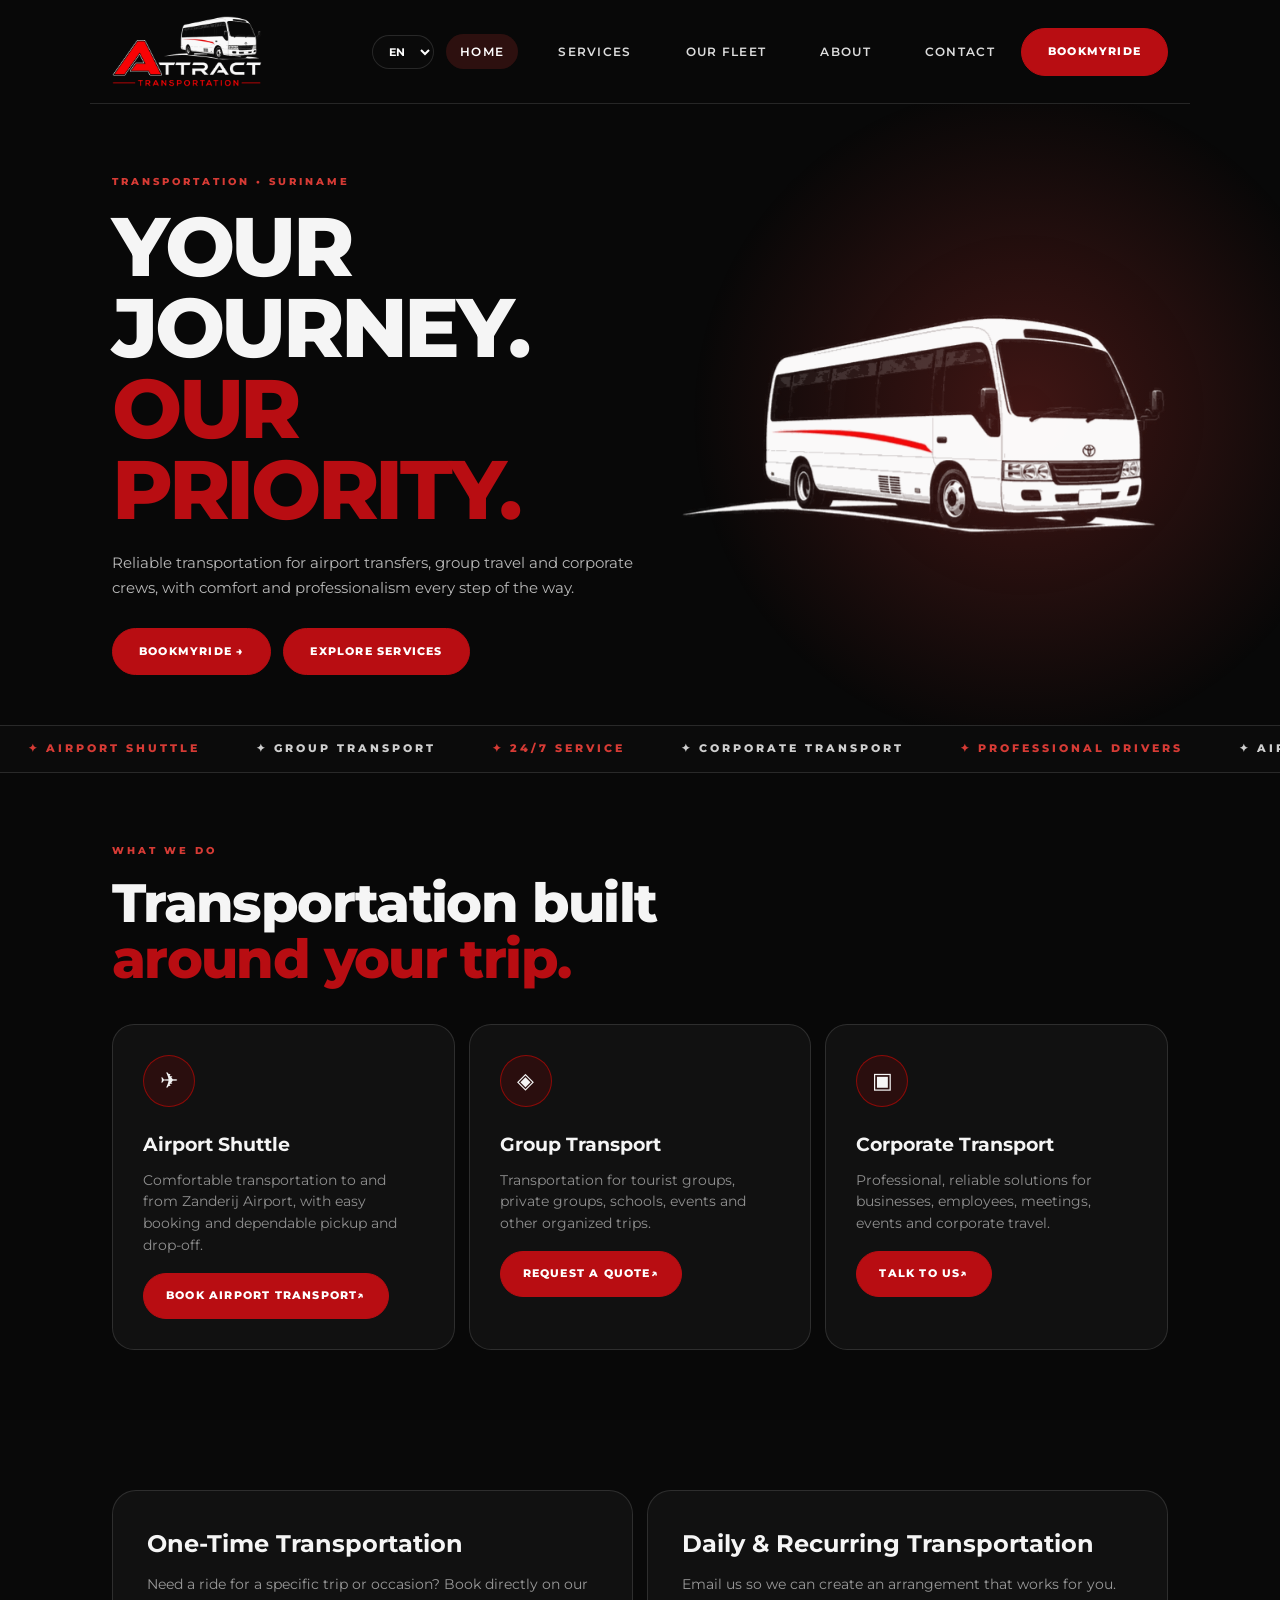
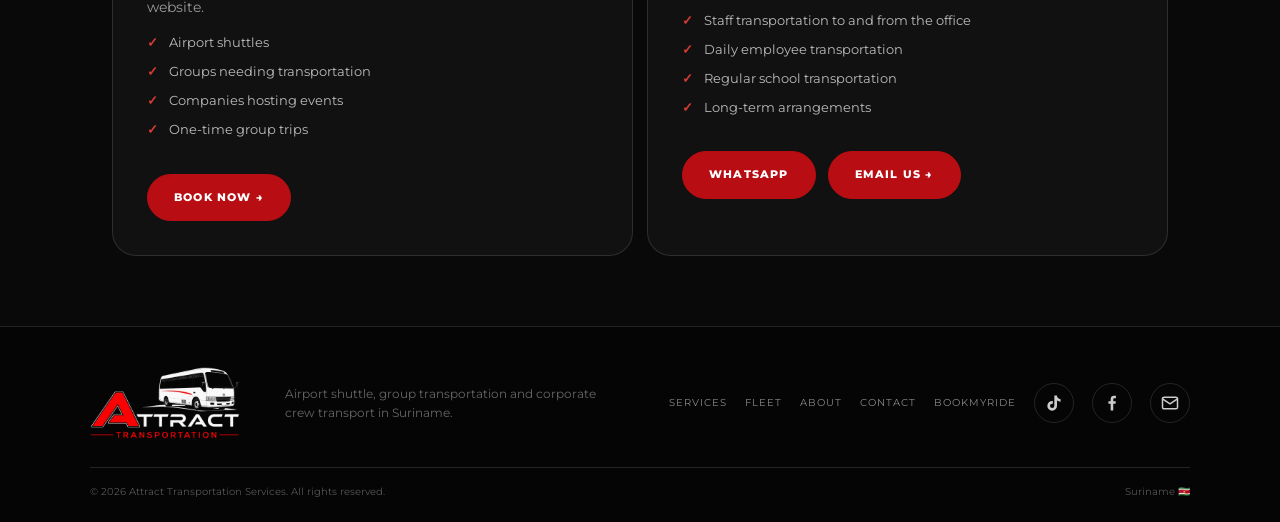
<file: index.html>
<!DOCTYPE html>
<html lang="en">
<head>
<meta charset="utf-8">
<meta name="viewport" content="width=device-width, initial-scale=1, viewport-fit=cover">
<meta name="description" content="Attract Transportation - Airport shuttle, group transportation and corporate crew transportation in Suriname.">
<title>Attract Transportation | Suriname</title>
<link rel="icon" href="logo.png">
<link rel="preconnect" href="https://fonts.googleapis.com">
<link rel="preconnect" href="https://fonts.gstatic.com" crossorigin>
<link href="https://fonts.googleapis.com/css2?family=Montserrat:wght@400;500;600;700;800&display=swap" rel="stylesheet">
<link rel="stylesheet" href="style.css">
</head>
<body data-page="home">
<div class="loader" aria-hidden="true"><div class="ring"></div><span>ATTRACT</span></div>
<header>
<a class="logo" href="index.html" aria-label="Attract Transportation home"><img class="lg" src="logo.png" alt="Attract Transportation" width="420" height="200"></a>
<select id="lang" aria-label="Language"><option value="en">EN</option><option value="nl">NL</option><option value="es">ES</option><option value="fr">FR</option></select>
<button class="menu" id="menu" aria-label="Menu">☰</button>
<nav id="nav">
<a data-nav="home" href="index.html">Home</a><a data-nav="services" href="index.html#services">Services</a><a data-nav="fleet" href="fleet.html">Our Fleet</a><a data-nav="about" href="about.html">About</a><a data-nav="contact" href="contact.html">Contact</a>
</nav>
<a class="btn cta-h" href="bookmyride.html">BookMyRide</a>
</header>

<main>
<div class="hero"><div class="wrap">
<div><p class="eyebrow">TRANSPORTATION • SURINAME</p>
<h1>YOUR JOURNEY.<br><span>OUR PRIORITY.</span></h1>
<p class="lead">Reliable transportation for airport transfers, group travel and corporate crews, with comfort and professionalism every step of the way.</p>
<div class="row"><a class="btn" href="bookmyride.html">BookMyRide →</a><a class="btn ghost" href="index.html#services">Explore services</a></div>
</div>
<img class="bs hero-img" src="bus.png" alt="Attract Transportation Toyota Coaster bus" width="600" height="272">
</div></div>
<div class="ticker" aria-hidden="true"><div class="ticker-track"><span>✦ AIRPORT SHUTTLE</span><span>✦ GROUP TRANSPORT</span><span>✦ 24/7 SERVICE</span><span>✦ CORPORATE TRANSPORT</span><span>✦ PROFESSIONAL DRIVERS</span><span>✦ AIRPORT SHUTTLE</span><span>✦ GROUP TRANSPORT</span><span>✦ 24/7 SERVICE</span><span>✦ CORPORATE TRANSPORT</span><span>✦ PROFESSIONAL DRIVERS</span></div></div>
<section class="s" id="services"><div class="wrap"><div class="head"><p class="eyebrow">WHAT WE DO</p><h2>Transportation built <span>around your trip.</span></h2></div>
<div class="g g3">
<div class="card"><div class="ic">✈</div><h3>Airport Shuttle</h3><p>Comfortable transportation to and from Zanderij Airport, with easy booking and dependable pickup and drop-off.</p><a class="more" href="bookmyride.html">Book airport transport</a></div>
<div class="card"><div class="ic">◈</div><h3>Group Transport</h3><p>Transportation for tourist groups, private groups, schools, events and other organized trips.</p><a class="more" href="bookmyride.html">Request a quote</a></div>
<div class="card"><div class="ic">▣</div><h3>Corporate Transport</h3><p>Professional, reliable solutions for businesses, employees, meetings, events and corporate travel.</p><a class="more" href="contact.html">Talk to us</a></div>
</div>
</div></section>
<section class="s" style="background:#090909"><div class="wrap">
<div class="g g2">
<div class="panelbox"><h3 style="font-size:1.5rem;margin-bottom:10px">One-Time Transportation</h3><p class="small" style="font-size:.88rem;color:#999">Need a ride for a specific trip or occasion? Book directly on our website.</p>
<ul class="ck"><li>Airport shuttles</li><li>Groups needing transportation</li><li>Companies hosting events</li><li>One-time group trips</li></ul><br><a class="btn" href="bookmyride.html">Book now →</a></div>
<div class="panelbox"><h3 style="font-size:1.5rem;margin-bottom:10px">Daily &amp; Recurring Transportation</h3><p class="small" style="font-size:.88rem;color:#999">Email us so we can create an arrangement that works for you.</p>
<ul class="ck"><li>Staff transportation to and from the office</li><li>Daily employee transportation</li><li>Regular school transportation</li><li>Long-term arrangements</li></ul><br><div class="row"><a class="btn" data-wa="Hello Attract Transportation, I’d like to ask about daily or recurring transportation." href="#" target="_blank" rel="noopener">WhatsApp</a><a class="btn ghost" href="mailto:ariefdoebrie@hotmail.com">Email us →</a></div></div>
</div>

</div></section>
</main>

<footer>
<div class="fm">
<a class="logo" href="index.html" aria-label="Attract Transportation home"><img class="lg" src="logo.png" alt="Attract Transportation" width="420" height="200"></a>
<p>Airport shuttle, group transportation and corporate crew transport in Suriname.</p>
<div class="fl"><a href="index.html#services">Services</a><a href="fleet.html">Fleet</a><a href="about.html">About</a><a href="contact.html">Contact</a><a href="bookmyride.html">BookMyRide</a><a class="soc" href="https://www.tiktok.com/@attract.transport" target="_blank" rel="noopener" aria-label="TikTok"><svg viewBox="0 0 24 24" aria-hidden="true"><path d="M16.6 5.8A4.3 4.3 0 0 1 15.5 3h-3.1v12.4a2.6 2.6 0 1 1-2.6-2.6c.3 0 .5 0 .8.1V9.7a5.8 5.8 0 1 0 5 5.7V9.1a7.4 7.4 0 0 0 4.3 1.4V7.4a4.3 4.3 0 0 1-3.3-1.6z"/></svg></a><a class="soc" href="https://www.facebook.com/attracttransportation" target="_blank" rel="noopener" aria-label="Facebook"><svg viewBox="0 0 24 24" aria-hidden="true"><path d="M13.5 21v-8h2.7l.4-3.2h-3.1V7.8c0-.9.3-1.5 1.6-1.5h1.6V3.4c-.3 0-1.3-.1-2.3-.1-2.4 0-4 1.4-4 4.1v2.4H7.7V13h2.7v8h3.1z"/></svg></a><a class="soc" href="mailto:ariefdoebrie@hotmail.com" aria-label="Email"><svg viewBox="0 0 24 24" aria-hidden="true" style="fill:none;stroke:currentColor;stroke-width:1.8;stroke-linecap:round;stroke-linejoin:round"><rect x="3" y="5" width="18" height="14" rx="2"/><path d="m3 7 9 6 9-6"/></svg></a></div>
</div>
<div class="fb"><span>© <span id="y"></span> Attract Transportation Services. All rights reserved.</span><span>Suriname 🇸🇷</span></div>
</footer>
<div id="bar"><a class="btn" href="bookmyride.html">BookMyRide</a><a class="btn ghost" data-wa="Hello Attract Transportation, I’d like some information." href="#" target="_blank" rel="noopener">WhatsApp</a></div>
<script src="script.js"></script>
</body>
</html>
</file>
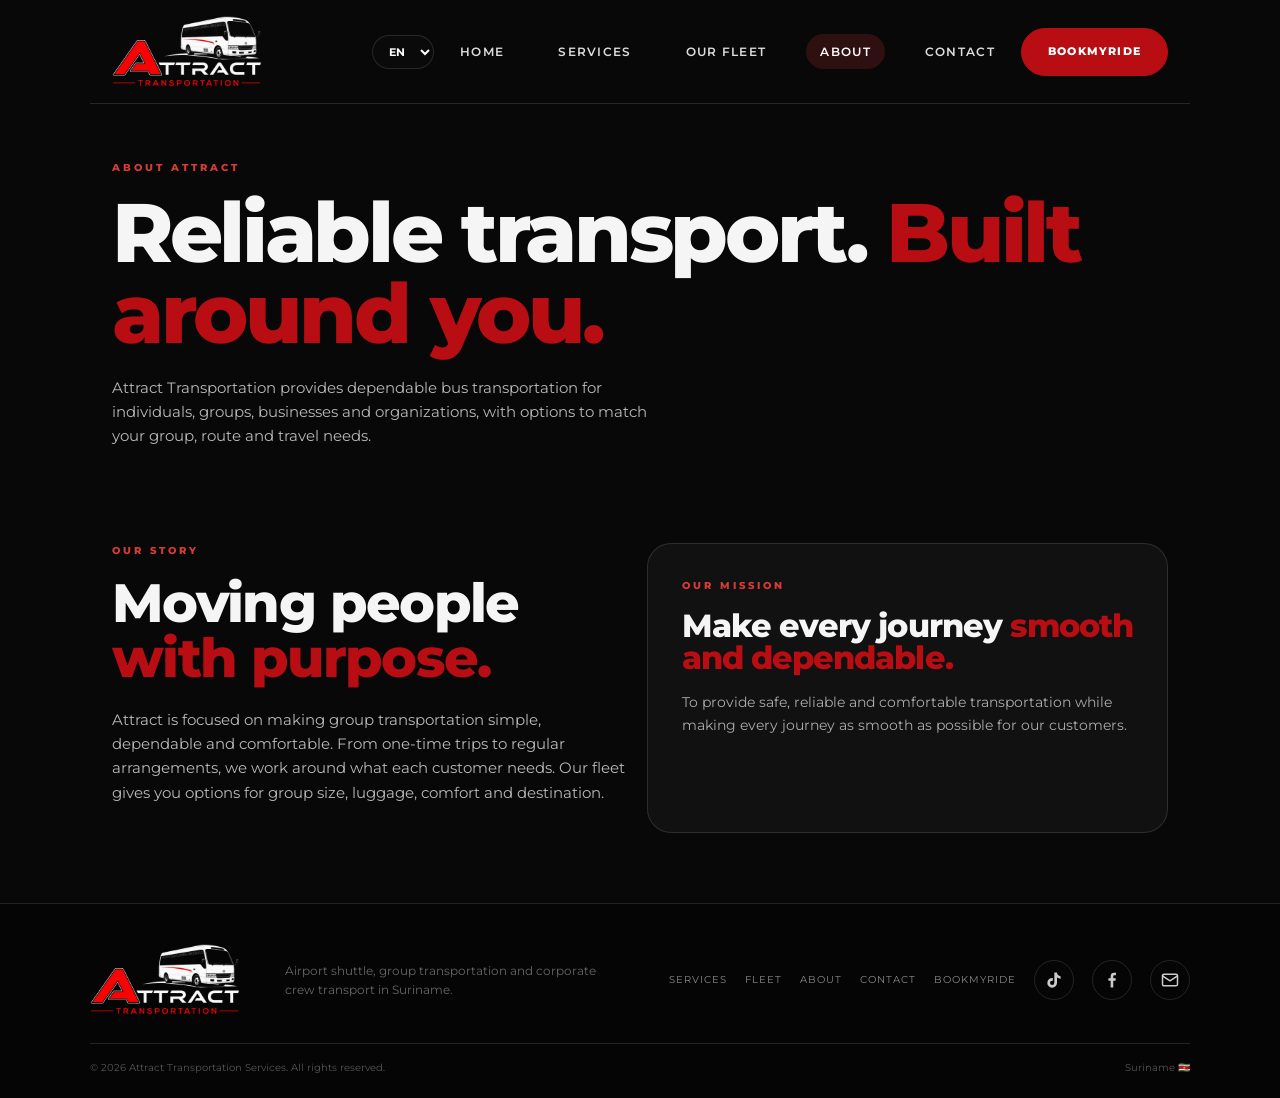
<file: about.html>
<!DOCTYPE html>
<html lang="en">
<head>
<meta charset="utf-8">
<meta name="viewport" content="width=device-width, initial-scale=1, viewport-fit=cover">
<meta name="description" content="Learn about Attract Transportation and what we stand for.">
<title>About | Attract Transportation</title>
<link rel="icon" href="logo.png">
<link rel="preconnect" href="https://fonts.googleapis.com">
<link rel="preconnect" href="https://fonts.gstatic.com" crossorigin>
<link href="https://fonts.googleapis.com/css2?family=Montserrat:wght@400;500;600;700;800&display=swap" rel="stylesheet">
<link rel="stylesheet" href="style.css">
</head>
<body data-page="about">
<div class="loader" aria-hidden="true"><div class="ring"></div><span>ATTRACT</span></div>
<header>
<a class="logo" href="index.html" aria-label="Attract Transportation home"><img class="lg" src="logo.png" alt="Attract Transportation" width="420" height="200"></a>
<select id="lang" aria-label="Language"><option value="en">EN</option><option value="nl">NL</option><option value="es">ES</option><option value="fr">FR</option></select>
<button class="menu" id="menu" aria-label="Menu">☰</button>
<nav id="nav">
<a data-nav="home" href="index.html">Home</a><a data-nav="services" href="index.html#services">Services</a><a data-nav="fleet" href="fleet.html">Our Fleet</a><a data-nav="about" href="about.html">About</a><a data-nav="contact" href="contact.html">Contact</a>
</nav>
<a class="btn cta-h" href="bookmyride.html">BookMyRide</a>
</header>

<main>
<div class="pg"><div class="wrap"><p class="eyebrow">ABOUT ATTRACT</p><h1>Reliable transport. <span>Built around you.</span></h1>
<p class="lead">Attract Transportation provides dependable bus transportation for individuals, groups, businesses and organizations, with options to match your group, route and travel needs.</p></div></div>
<section class="s"><div class="wrap"><div class="g g2">
<div><p class="eyebrow">OUR STORY</p><h2>Moving people <span>with purpose.</span></h2><p class="lead">Attract is focused on making group transportation simple, dependable and comfortable. From one-time trips to regular arrangements, we work around what each customer needs. Our fleet gives you options for group size, luggage, comfort and destination.</p></div>
<div class="panelbox"><p class="eyebrow">OUR MISSION</p><h2 style="font-size:2rem">Make every journey <span>smooth and dependable.</span></h2><p class="small" style="font-size:.9rem;margin-top:16px;color:#aaa">To provide safe, reliable and comfortable transportation while making every journey as smooth as possible for our customers.</p></div>
</div>

</div></section>
</main>

<footer>
<div class="fm">
<a class="logo" href="index.html" aria-label="Attract Transportation home"><img class="lg" src="logo.png" alt="Attract Transportation" width="420" height="200"></a>
<p>Airport shuttle, group transportation and corporate crew transport in Suriname.</p>
<div class="fl"><a href="index.html#services">Services</a><a href="fleet.html">Fleet</a><a href="about.html">About</a><a href="contact.html">Contact</a><a href="bookmyride.html">BookMyRide</a><a class="soc" href="https://www.tiktok.com/@attract.transport" target="_blank" rel="noopener" aria-label="TikTok"><svg viewBox="0 0 24 24" aria-hidden="true"><path d="M16.6 5.8A4.3 4.3 0 0 1 15.5 3h-3.1v12.4a2.6 2.6 0 1 1-2.6-2.6c.3 0 .5 0 .8.1V9.7a5.8 5.8 0 1 0 5 5.7V9.1a7.4 7.4 0 0 0 4.3 1.4V7.4a4.3 4.3 0 0 1-3.3-1.6z"/></svg></a><a class="soc" href="https://www.facebook.com/attracttransportation" target="_blank" rel="noopener" aria-label="Facebook"><svg viewBox="0 0 24 24" aria-hidden="true"><path d="M13.5 21v-8h2.7l.4-3.2h-3.1V7.8c0-.9.3-1.5 1.6-1.5h1.6V3.4c-.3 0-1.3-.1-2.3-.1-2.4 0-4 1.4-4 4.1v2.4H7.7V13h2.7v8h3.1z"/></svg></a><a class="soc" href="mailto:ariefdoebrie@hotmail.com" aria-label="Email"><svg viewBox="0 0 24 24" aria-hidden="true" style="fill:none;stroke:currentColor;stroke-width:1.8;stroke-linecap:round;stroke-linejoin:round"><rect x="3" y="5" width="18" height="14" rx="2"/><path d="m3 7 9 6 9-6"/></svg></a></div>
</div>
<div class="fb"><span>© <span id="y"></span> Attract Transportation Services. All rights reserved.</span><span>Suriname 🇸🇷</span></div>
</footer>
<div id="bar"><a class="btn" href="bookmyride.html">BookMyRide</a><a class="btn ghost" data-wa="Hello Attract Transportation, I’d like some information." href="#" target="_blank" rel="noopener">WhatsApp</a></div>
<script src="script.js"></script>
</body>
</html>
</file>
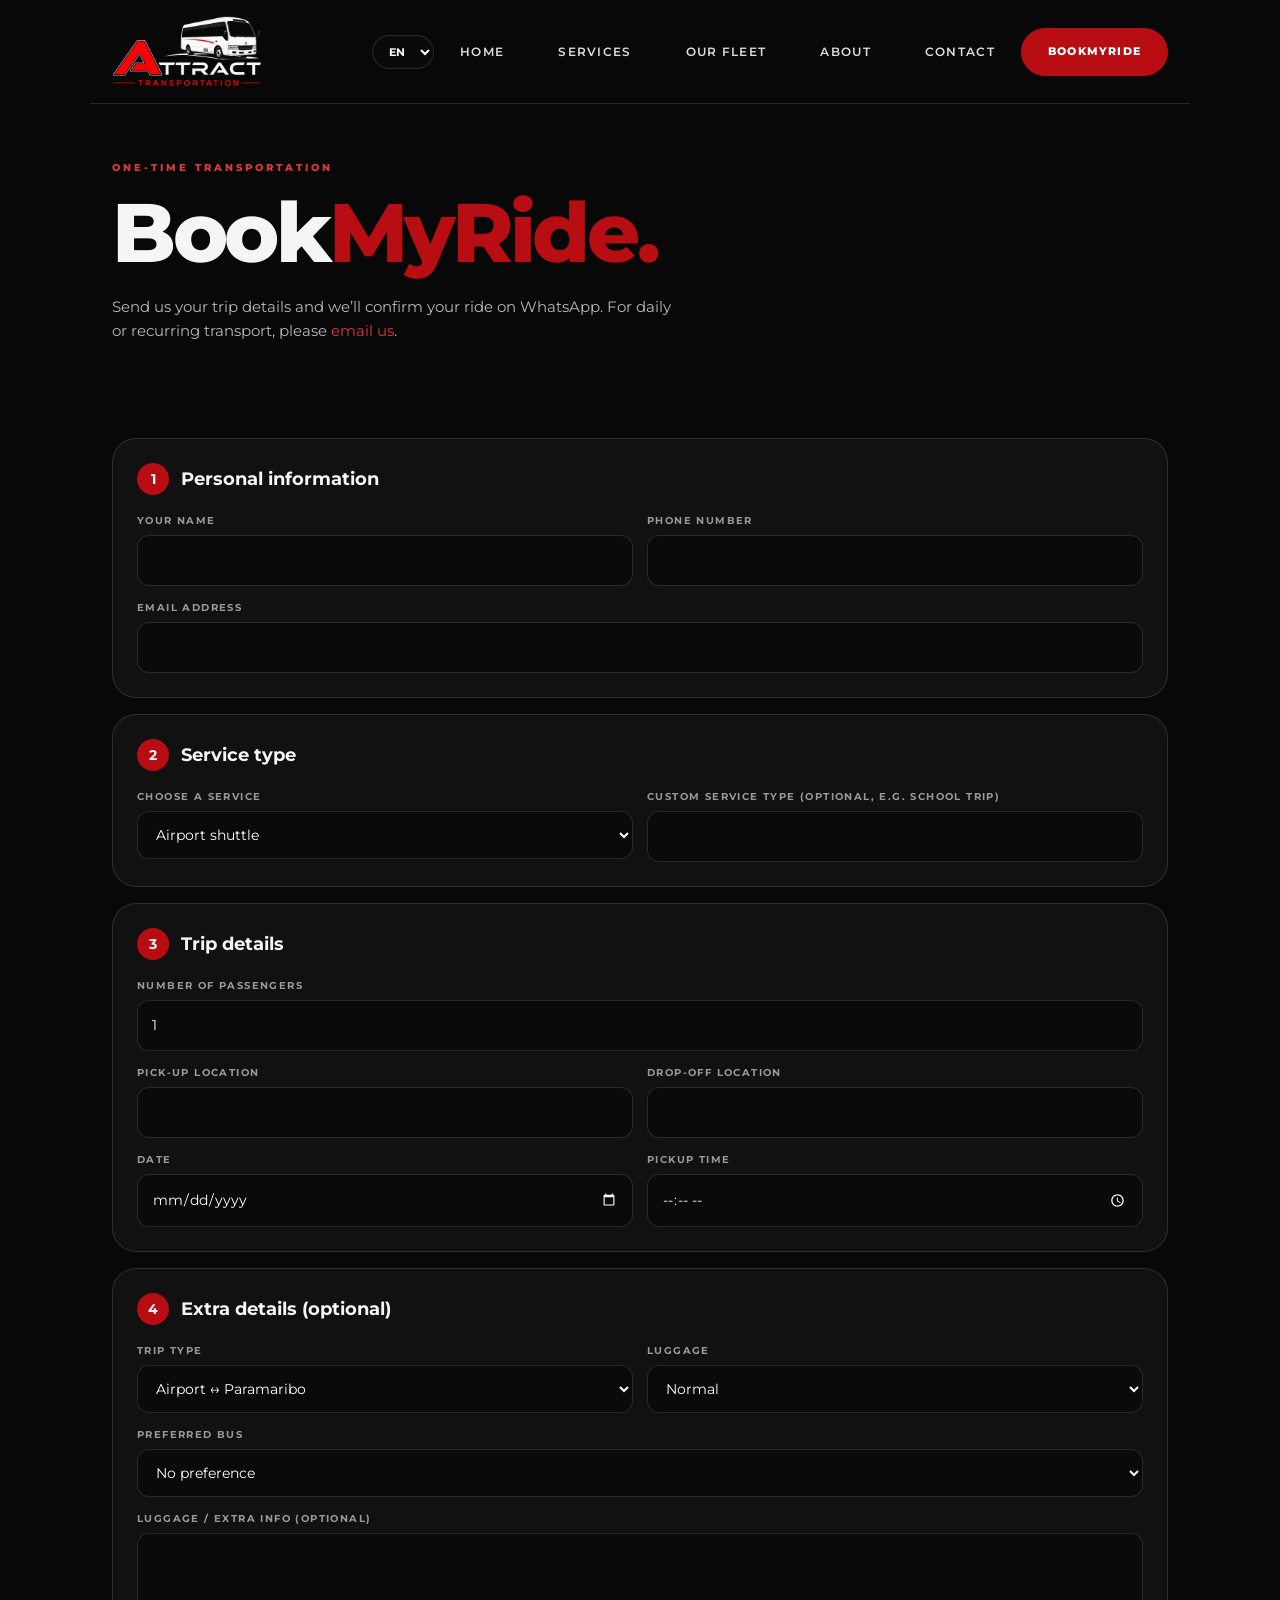
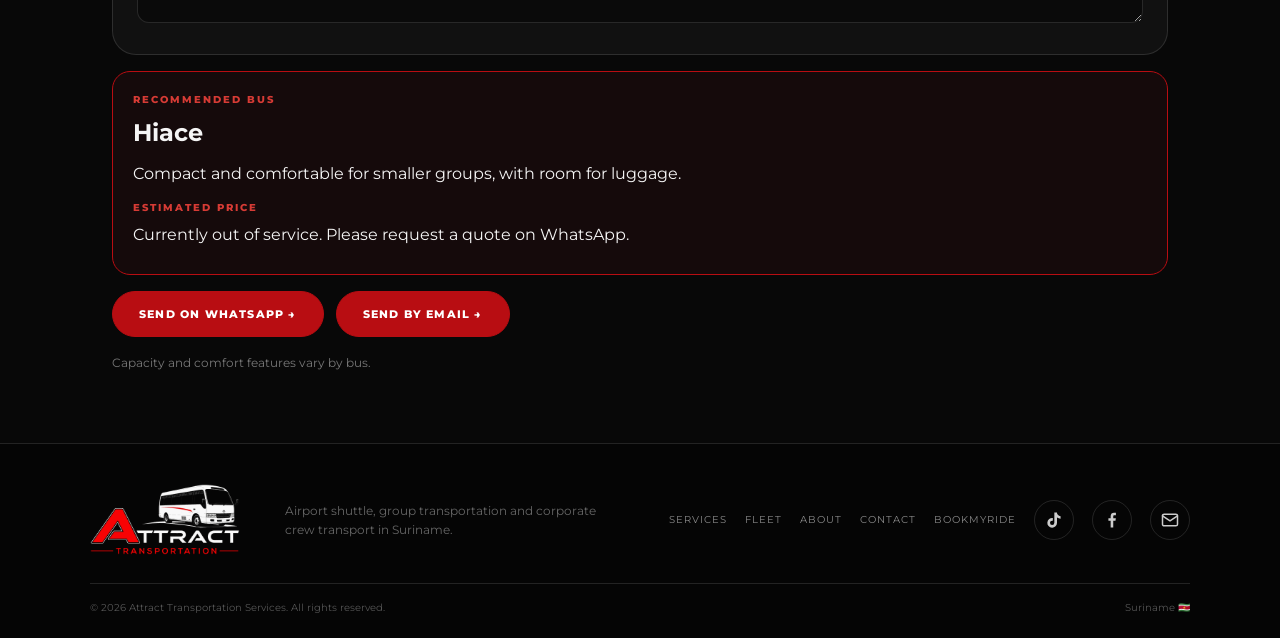
<file: bookmyride.html>
<!DOCTYPE html>
<html lang="en">
<head>
<meta charset="utf-8">
<meta name="viewport" content="width=device-width, initial-scale=1, viewport-fit=cover">
<meta name="description" content="Book your ride with Attract Transportation in Suriname.">
<title>BookMyRide | Attract Transportation</title>
<link rel="icon" href="logo.png">
<link rel="preconnect" href="https://fonts.googleapis.com">
<link rel="preconnect" href="https://fonts.gstatic.com" crossorigin>
<link href="https://fonts.googleapis.com/css2?family=Montserrat:wght@400;500;600;700;800&display=swap" rel="stylesheet">
<link rel="stylesheet" href="style.css">
</head>
<body data-page="book">
<div class="loader" aria-hidden="true"><div class="ring"></div><span>ATTRACT</span></div>
<header>
<a class="logo" href="index.html" aria-label="Attract Transportation home"><img class="lg" src="logo.png" alt="Attract Transportation" width="420" height="200"></a>
<select id="lang" aria-label="Language"><option value="en">EN</option><option value="nl">NL</option><option value="es">ES</option><option value="fr">FR</option></select>
<button class="menu" id="menu" aria-label="Menu">☰</button>
<nav id="nav">
<a data-nav="home" href="index.html">Home</a><a data-nav="services" href="index.html#services">Services</a><a data-nav="fleet" href="fleet.html">Our Fleet</a><a data-nav="about" href="about.html">About</a><a data-nav="contact" href="contact.html">Contact</a>
</nav>
<a class="btn cta-h" href="bookmyride.html">BookMyRide</a>
</header>

<main>
<div class="pg"><div class="wrap"><p class="eyebrow">ONE-TIME TRANSPORTATION</p><h1>Book<span>MyRide.</span></h1>
<p class="lead">Send us your trip details and we’ll confirm your ride on WhatsApp. For daily or recurring transport, please <a href="mailto:ariefdoebrie@hotmail.com" style="color:var(--red2)">email us</a>.</p></div></div>
<section class="s"><div class="wrap">
<form id="f">
<div class="fsec"><div class="fh"><b>1</b><h3>Personal information</h3></div>
<div class="fgrid">
<div><label for="name">Your name</label><input id="name" autocomplete="name" required></div>
<div><label for="phone">Phone number</label><input id="phone" type="tel" autocomplete="tel" required></div>
<div class="wide"><label for="email">Email address</label><input id="email" type="email" autocomplete="email" required></div>
</div></div>
<div class="fsec"><div class="fh"><b>2</b><h3>Service type</h3></div>
<div class="fgrid">
<div><label for="service">Choose a service</label><select id="service"><option>Airport shuttle</option><option>Group transport</option><option>Corporate transport</option></select></div>
<div><label for="custom">Custom service type (optional, e.g. school trip)</label><input id="custom"></div>
</div></div>
<div class="fsec"><div class="fh"><b>3</b><h3>Trip details</h3></div>
<div class="fgrid">
<div class="wide"><label for="pax">Number of passengers</label><input id="pax" type="number" min="1" value="1" required></div>
<div><label for="from">Pick-up location</label><input id="from" required></div>
<div><label for="to">Drop-off location</label><input id="to" required></div>
<div><label for="date">Date</label><input id="date" type="date" required></div>
<div><label for="time">Pickup time</label><input id="time" type="time" required></div>
</div></div>
<div class="fsec"><div class="fh"><b>4</b><h3>Extra details (optional)</h3></div>
<div class="fgrid">
<div><label for="trip">Trip type</label><select id="trip"><option value="airport">Airport ↔ Paramaribo</option><option value="district">Other district</option><option value="city">City trip (Paramaribo)</option><option value="remote">Remote / off-road (e.g. Brownsberg)</option></select></div>
<div><label for="lug">Luggage</label><select id="lug"><option value="light">Light</option><option value="normal" selected>Normal</option><option value="lots">Lots of luggage</option></select></div>
<div class="wide"><label for="bus">Preferred bus</label><select id="bus"><option>No preference</option><option>Airport Shuttle Coaster</option><option>Toyota Coaster</option><option>Hiace</option><option>4WD Mitsubishi Rosa</option></select></div>
<div class="wide"><label for="msg">Luggage / extra info (optional)</label><textarea id="msg"></textarea></div>
</div></div>
<div id="rec"></div>
<div class="row"><button class="btn" type="submit">Send on WhatsApp →</button><button class="btn ghost" type="button" id="em">Send by email →</button></div>
<p class="small">Capacity and comfort features vary by bus.</p>
</form></div></section>
</main>

<footer>
<div class="fm">
<a class="logo" href="index.html" aria-label="Attract Transportation home"><img class="lg" src="logo.png" alt="Attract Transportation" width="420" height="200"></a>
<p>Airport shuttle, group transportation and corporate crew transport in Suriname.</p>
<div class="fl"><a href="index.html#services">Services</a><a href="fleet.html">Fleet</a><a href="about.html">About</a><a href="contact.html">Contact</a><a href="bookmyride.html">BookMyRide</a><a class="soc" href="https://www.tiktok.com/@attract.transport" target="_blank" rel="noopener" aria-label="TikTok"><svg viewBox="0 0 24 24" aria-hidden="true"><path d="M16.6 5.8A4.3 4.3 0 0 1 15.5 3h-3.1v12.4a2.6 2.6 0 1 1-2.6-2.6c.3 0 .5 0 .8.1V9.7a5.8 5.8 0 1 0 5 5.7V9.1a7.4 7.4 0 0 0 4.3 1.4V7.4a4.3 4.3 0 0 1-3.3-1.6z"/></svg></a><a class="soc" href="https://www.facebook.com/attracttransportation" target="_blank" rel="noopener" aria-label="Facebook"><svg viewBox="0 0 24 24" aria-hidden="true"><path d="M13.5 21v-8h2.7l.4-3.2h-3.1V7.8c0-.9.3-1.5 1.6-1.5h1.6V3.4c-.3 0-1.3-.1-2.3-.1-2.4 0-4 1.4-4 4.1v2.4H7.7V13h2.7v8h3.1z"/></svg></a><a class="soc" href="mailto:ariefdoebrie@hotmail.com" aria-label="Email"><svg viewBox="0 0 24 24" aria-hidden="true" style="fill:none;stroke:currentColor;stroke-width:1.8;stroke-linecap:round;stroke-linejoin:round"><rect x="3" y="5" width="18" height="14" rx="2"/><path d="m3 7 9 6 9-6"/></svg></a></div>
</div>
<div class="fb"><span>© <span id="y"></span> Attract Transportation Services. All rights reserved.</span><span>Suriname 🇸🇷</span></div>
</footer>

<script src="script.js"></script>
</body>
</html>
</file>
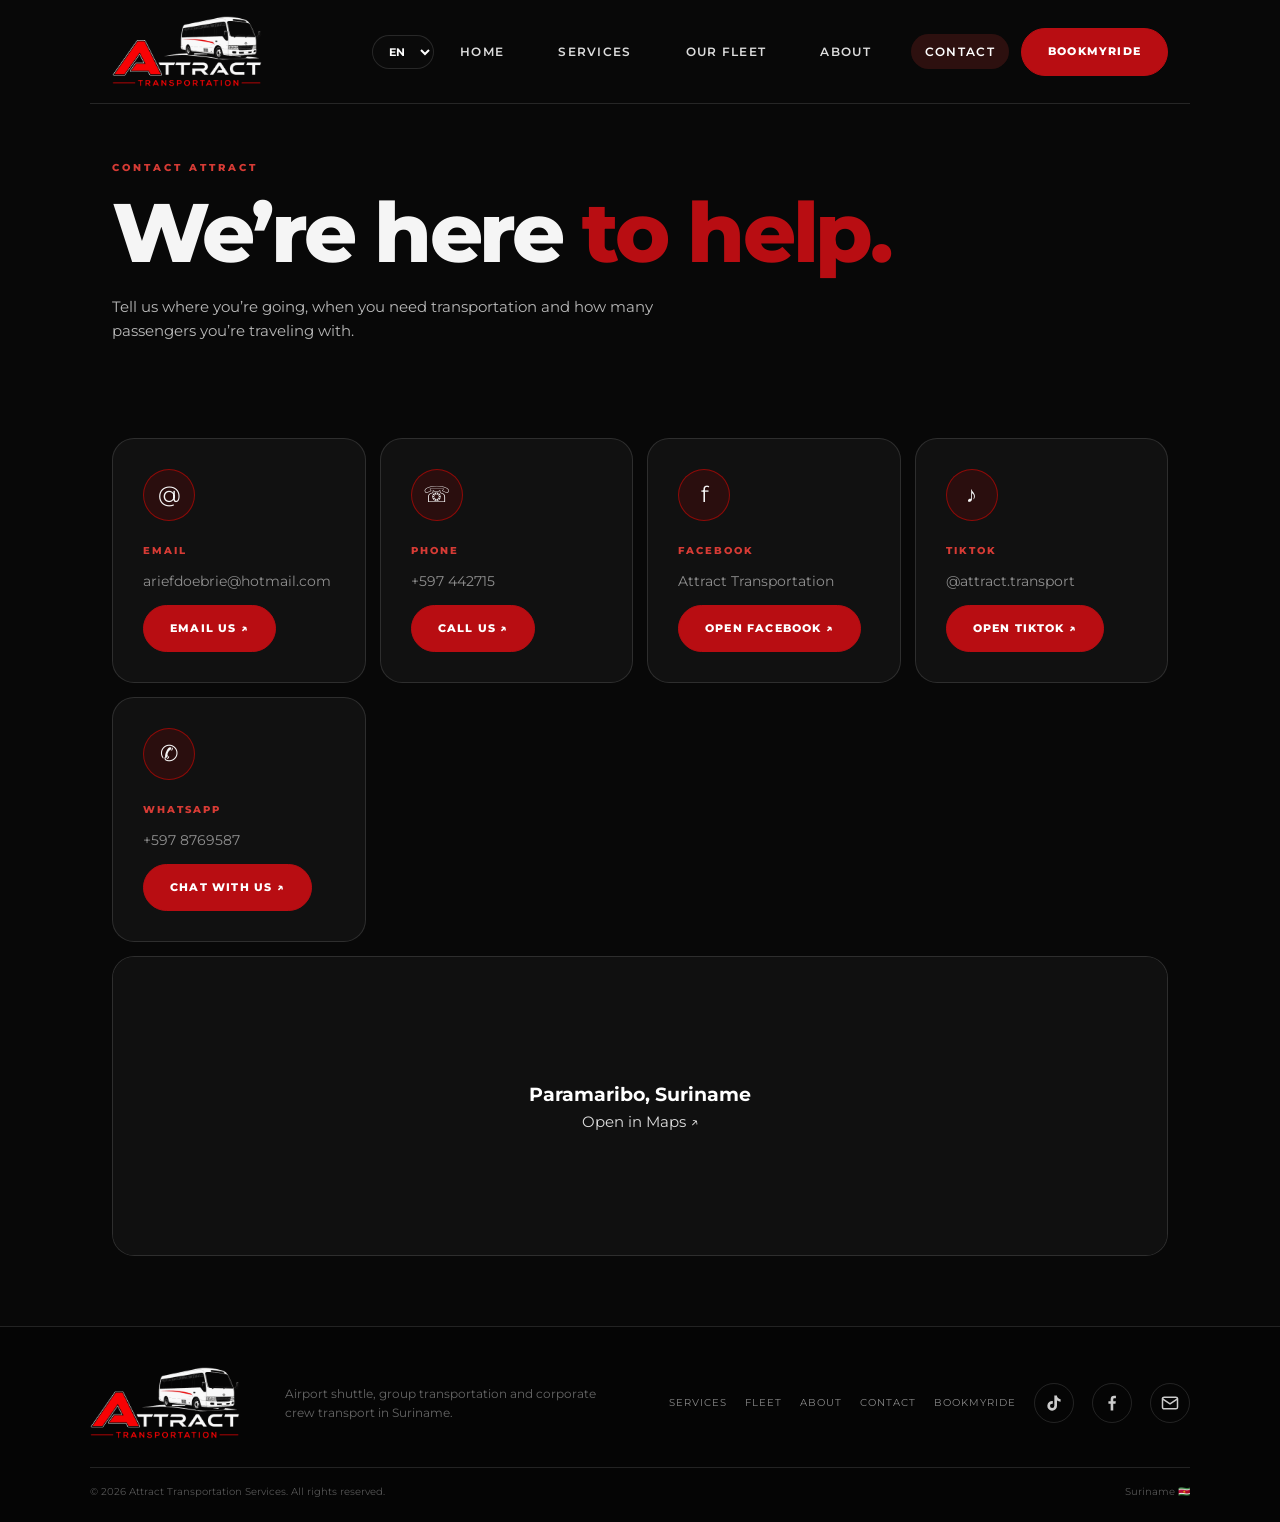
<file: contact.html>
<!DOCTYPE html>
<html lang="en">
<head>
<meta charset="utf-8">
<meta name="viewport" content="width=device-width, initial-scale=1, viewport-fit=cover">
<meta name="description" content="Contact Attract Transportation to request transportation in Suriname.">
<title>Contact | Attract Transportation</title>
<link rel="icon" href="logo.png">
<link rel="preconnect" href="https://fonts.googleapis.com">
<link rel="preconnect" href="https://fonts.gstatic.com" crossorigin>
<link href="https://fonts.googleapis.com/css2?family=Montserrat:wght@400;500;600;700;800&display=swap" rel="stylesheet">
<link rel="stylesheet" href="style.css">
</head>
<body data-page="contact">
<div class="loader" aria-hidden="true"><div class="ring"></div><span>ATTRACT</span></div>
<header>
<a class="logo" href="index.html" aria-label="Attract Transportation home"><img class="lg" src="logo.png" alt="Attract Transportation" width="420" height="200"></a>
<select id="lang" aria-label="Language"><option value="en">EN</option><option value="nl">NL</option><option value="es">ES</option><option value="fr">FR</option></select>
<button class="menu" id="menu" aria-label="Menu">☰</button>
<nav id="nav">
<a data-nav="home" href="index.html">Home</a><a data-nav="services" href="index.html#services">Services</a><a data-nav="fleet" href="fleet.html">Our Fleet</a><a data-nav="about" href="about.html">About</a><a data-nav="contact" href="contact.html">Contact</a>
</nav>
<a class="btn cta-h" href="bookmyride.html">BookMyRide</a>
</header>

<main>
<div class="pg"><div class="wrap"><p class="eyebrow">CONTACT ATTRACT</p><h1>We’re here <span>to help.</span></h1>
<p class="lead">Tell us where you’re going, when you need transportation and how many passengers you’re traveling with.</p></div></div>
<section class="s"><div class="wrap"><div class="g g4">
<div class="card"><div class="ic">@</div><p class="status">Email</p><p class="ct">ariefdoebrie@hotmail.com</p><a class="btn" href="mailto:ariefdoebrie@hotmail.com">Email us ↗</a></div>
<div class="card"><div class="ic">☏</div><p class="status">Phone</p><p class="ct">+597 442715</p><a class="btn" href="tel:+597442715">Call us ↗</a></div>
<div class="card"><div class="ic">f</div><p class="status">Facebook</p><p class="ct">Attract Transportation</p><a class="btn" href="https://www.facebook.com/attracttransportation" target="_blank" rel="noopener">Open Facebook ↗</a></div>
<div class="card"><div class="ic">♪</div><p class="status">TikTok</p><p class="ct">@attract.transport</p><a class="btn" href="https://www.tiktok.com/@attract.transport" target="_blank" rel="noopener">Open TikTok ↗</a></div>
<div class="card"><div class="ic">✆</div><p class="status">WhatsApp</p><p class="ct">+597 8769587</p><a class="btn" data-wa="Hello Attract Transportation, I’d like some information." href="#" target="_blank" rel="noopener">Chat with us ↗</a></div>
<div class="card mapc"><a class="maplink" href="https://www.google.com/maps/search/?api=1&query=Paramaribo%2C%20Suriname" target="_blank" rel="noopener"><span><b>Paramaribo, Suriname</b><br>Open in Maps ↗</span></a><iframe src="https://www.google.com/maps?q=Paramaribo%2C%20Suriname&output=embed" loading="lazy" title="Map"></iframe></div>
</div></div></section>
</main>

<footer>
<div class="fm">
<a class="logo" href="index.html" aria-label="Attract Transportation home"><img class="lg" src="logo.png" alt="Attract Transportation" width="420" height="200"></a>
<p>Airport shuttle, group transportation and corporate crew transport in Suriname.</p>
<div class="fl"><a href="index.html#services">Services</a><a href="fleet.html">Fleet</a><a href="about.html">About</a><a href="contact.html">Contact</a><a href="bookmyride.html">BookMyRide</a><a class="soc" href="https://www.tiktok.com/@attract.transport" target="_blank" rel="noopener" aria-label="TikTok"><svg viewBox="0 0 24 24" aria-hidden="true"><path d="M16.6 5.8A4.3 4.3 0 0 1 15.5 3h-3.1v12.4a2.6 2.6 0 1 1-2.6-2.6c.3 0 .5 0 .8.1V9.7a5.8 5.8 0 1 0 5 5.7V9.1a7.4 7.4 0 0 0 4.3 1.4V7.4a4.3 4.3 0 0 1-3.3-1.6z"/></svg></a><a class="soc" href="https://www.facebook.com/attracttransportation" target="_blank" rel="noopener" aria-label="Facebook"><svg viewBox="0 0 24 24" aria-hidden="true"><path d="M13.5 21v-8h2.7l.4-3.2h-3.1V7.8c0-.9.3-1.5 1.6-1.5h1.6V3.4c-.3 0-1.3-.1-2.3-.1-2.4 0-4 1.4-4 4.1v2.4H7.7V13h2.7v8h3.1z"/></svg></a><a class="soc" href="mailto:ariefdoebrie@hotmail.com" aria-label="Email"><svg viewBox="0 0 24 24" aria-hidden="true" style="fill:none;stroke:currentColor;stroke-width:1.8;stroke-linecap:round;stroke-linejoin:round"><rect x="3" y="5" width="18" height="14" rx="2"/><path d="m3 7 9 6 9-6"/></svg></a></div>
</div>
<div class="fb"><span>© <span id="y"></span> Attract Transportation Services. All rights reserved.</span><span>Suriname 🇸🇷</span></div>
</footer>
<div id="bar"><a class="btn" href="bookmyride.html">BookMyRide</a><a class="btn ghost" data-wa="Hello Attract Transportation, I’d like some information." href="#" target="_blank" rel="noopener">WhatsApp</a></div>
<script src="script.js"></script>
</body>
</html>
</file>
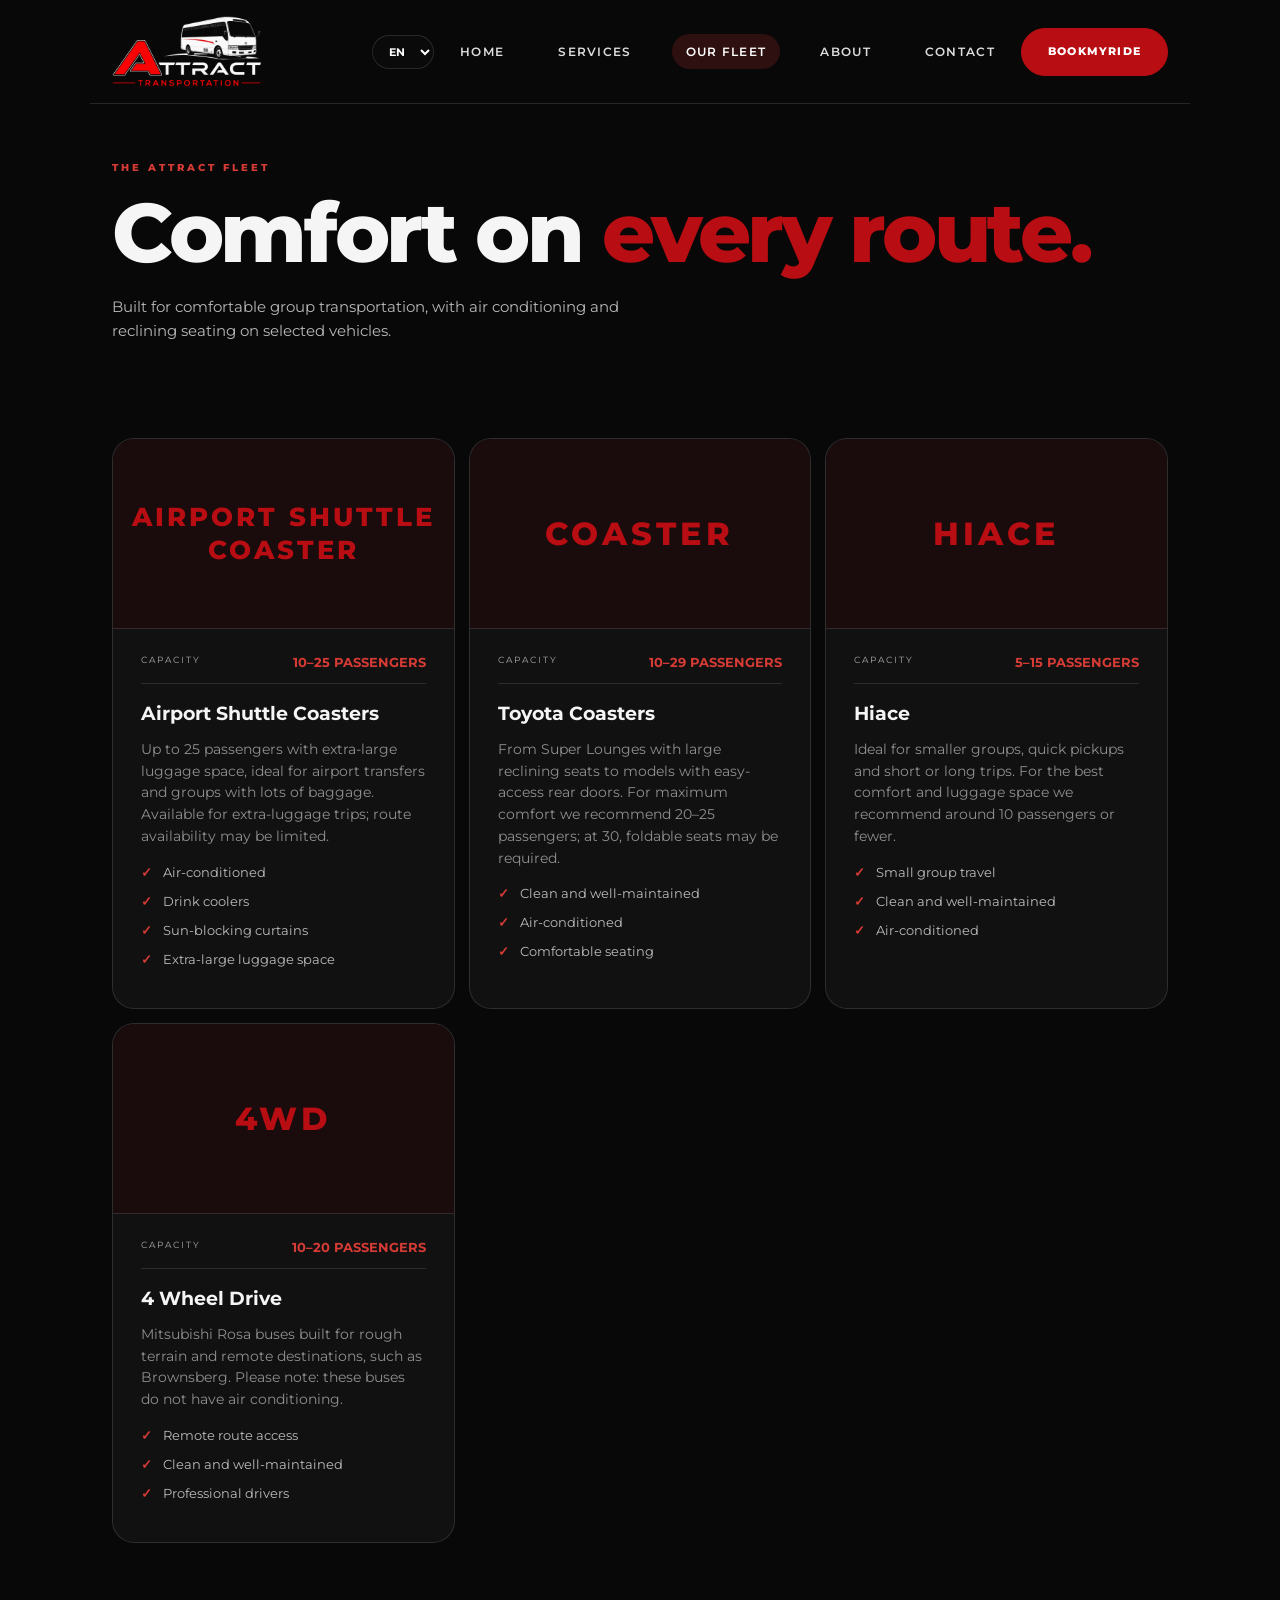
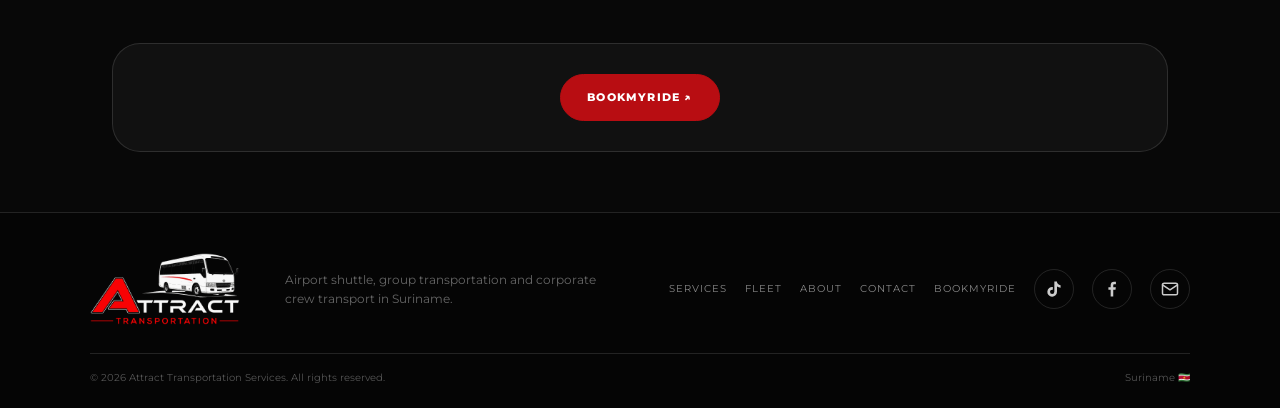
<file: fleet.html>
<!DOCTYPE html>
<html lang="en">
<head>
<meta charset="utf-8">
<meta name="viewport" content="width=device-width, initial-scale=1, viewport-fit=cover">
<meta name="description" content="Explore the Attract Transportation fleet and vehicle options in Suriname.">
<title>Our Fleet | Attract Transportation</title>
<link rel="icon" href="logo.png">
<link rel="preconnect" href="https://fonts.googleapis.com">
<link rel="preconnect" href="https://fonts.gstatic.com" crossorigin>
<link href="https://fonts.googleapis.com/css2?family=Montserrat:wght@400;500;600;700;800&display=swap" rel="stylesheet">
<link rel="stylesheet" href="style.css">
</head>
<body data-page="fleet">
<div class="loader" aria-hidden="true"><div class="ring"></div><span>ATTRACT</span></div>
<header>
<a class="logo" href="index.html" aria-label="Attract Transportation home"><img class="lg" src="logo.png" alt="Attract Transportation" width="420" height="200"></a>
<select id="lang" aria-label="Language"><option value="en">EN</option><option value="nl">NL</option><option value="es">ES</option><option value="fr">FR</option></select>
<button class="menu" id="menu" aria-label="Menu">☰</button>
<nav id="nav">
<a data-nav="home" href="index.html">Home</a><a data-nav="services" href="index.html#services">Services</a><a data-nav="fleet" href="fleet.html">Our Fleet</a><a data-nav="about" href="about.html">About</a><a data-nav="contact" href="contact.html">Contact</a>
</nav>
<a class="btn cta-h" href="bookmyride.html">BookMyRide</a>
</header>

<main>
<div class="pg"><div class="wrap"><p class="eyebrow">THE ATTRACT FLEET</p><h1>Comfort on <span>every route.</span></h1>
<p class="lead">Built for comfortable group transportation, with air conditioning and reclining seating on selected vehicles.</p>
</div></div>
<section class="s"><div class="wrap"><div class="g g2">
<div class="card fc"><div class="img" style="font-size:clamp(1.1rem,4.2vw,1.6rem);letter-spacing:3px;line-height:1.3;text-align:center;padding:0 16px">AIRPORT SHUTTLE<br>COASTER</div><div class="b"><div class="cap">Capacity <b>10–25 passengers</b></div><h3>Airport Shuttle Coasters</h3><p>Up to 25 passengers with extra-large luggage space, ideal for airport transfers and groups with lots of baggage. Available for extra-luggage trips; route availability may be limited.</p>
<ul class="ck"><li>Air-conditioned</li><li>Drink coolers</li><li>Sun-blocking curtains</li><li>Extra-large luggage space</li></ul></div></div>
<div class="card fc"><div class="img">COASTER</div><div class="b"><div class="cap">Capacity <b>10–29 passengers</b></div><h3>Toyota Coasters</h3><p>From Super Lounges with large reclining seats to models with easy-access rear doors. For maximum comfort we recommend 20–25 passengers; at 30, foldable seats may be required.</p>
<ul class="ck"><li>Clean and well-maintained</li><li>Air-conditioned</li><li>Comfortable seating</li></ul></div></div>
<div class="card fc"><div class="img">HIACE</div><div class="b"><div class="cap">Capacity <b>5–15 passengers</b></div><h3>Hiace</h3><p>Ideal for smaller groups, quick pickups and short or long trips. For the best comfort and luggage space we recommend around 10 passengers or fewer.</p>
<ul class="ck"><li>Small group travel</li><li>Clean and well-maintained</li><li>Air-conditioned</li></ul></div></div>
<div class="card fc"><div class="img">4WD</div><div class="b"><div class="cap">Capacity <b>10–20 passengers</b></div><h3>4 Wheel Drive</h3><p>Mitsubishi Rosa buses built for rough terrain and remote destinations, such as Brownsberg. Please note: these buses do not have air conditioning.</p>
<ul class="ck"><li>Remote route access</li><li>Clean and well-maintained</li><li>Professional drivers</li></ul></div></div>
</div></div></section>
<div class="cta" style="padding:30px"><div class="row"><a class="btn" href="bookmyride.html">BookMyRide ↗</a></div></div>
</main>

<footer>
<div class="fm">
<a class="logo" href="index.html" aria-label="Attract Transportation home"><img class="lg" src="logo.png" alt="Attract Transportation" width="420" height="200"></a>
<p>Airport shuttle, group transportation and corporate crew transport in Suriname.</p>
<div class="fl"><a href="index.html#services">Services</a><a href="fleet.html">Fleet</a><a href="about.html">About</a><a href="contact.html">Contact</a><a href="bookmyride.html">BookMyRide</a><a class="soc" href="https://www.tiktok.com/@attract.transport" target="_blank" rel="noopener" aria-label="TikTok"><svg viewBox="0 0 24 24" aria-hidden="true"><path d="M16.6 5.8A4.3 4.3 0 0 1 15.5 3h-3.1v12.4a2.6 2.6 0 1 1-2.6-2.6c.3 0 .5 0 .8.1V9.7a5.8 5.8 0 1 0 5 5.7V9.1a7.4 7.4 0 0 0 4.3 1.4V7.4a4.3 4.3 0 0 1-3.3-1.6z"/></svg></a><a class="soc" href="https://www.facebook.com/attracttransportation" target="_blank" rel="noopener" aria-label="Facebook"><svg viewBox="0 0 24 24" aria-hidden="true"><path d="M13.5 21v-8h2.7l.4-3.2h-3.1V7.8c0-.9.3-1.5 1.6-1.5h1.6V3.4c-.3 0-1.3-.1-2.3-.1-2.4 0-4 1.4-4 4.1v2.4H7.7V13h2.7v8h3.1z"/></svg></a><a class="soc" href="mailto:ariefdoebrie@hotmail.com" aria-label="Email"><svg viewBox="0 0 24 24" aria-hidden="true" style="fill:none;stroke:currentColor;stroke-width:1.8;stroke-linecap:round;stroke-linejoin:round"><rect x="3" y="5" width="18" height="14" rx="2"/><path d="m3 7 9 6 9-6"/></svg></a></div>
</div>
<div class="fb"><span>© <span id="y"></span> Attract Transportation Services. All rights reserved.</span><span>Suriname 🇸🇷</span></div>
</footer>
<div id="bar"><a class="btn" href="bookmyride.html">BookMyRide</a><a class="btn ghost" data-wa="Hello Attract Transportation, I’d like some information." href="#" target="_blank" rel="noopener">WhatsApp</a></div>
<script src="script.js"></script>
</body>
</html>
</file>
<file: style.css>
/* Attract Transportation - shared styles for all pages */
:root{--black:#080808;--panel:#111;--red:#b80d12;--red2:#d63b35;--white:#f5f5f5;--muted:#a7a7a7;--line:rgba(255,255,255,.12);color-scheme:dark;
box-sizing:border-box;padding-top:env(safe-area-inset-top,0px);padding-bottom:env(safe-area-inset-bottom,0px)}
*{box-sizing:border-box;margin:0;padding:0}
html{scroll-padding-top:env(safe-area-inset-top,0px)}
body{background:var(--black);color:var(--white);font-family:"Montserrat",Arial,sans-serif;line-height:1.6;overflow-x:hidden}
[hidden]{display:none!important}
a{color:inherit;text-decoration:none}
.wrap{max-width:1100px;margin:0 auto;padding:0 22px}
header{display:flex;align-items:center;gap:20px;padding:16px 22px;max-width:1100px;margin:0 auto;border-bottom:1px solid var(--line);position:relative}
.logo{display:flex;align-items:center;gap:10px;margin-right:auto}header{gap:12px}
.logo b{width:38px;height:38px;border-radius:12px;background:var(--red);display:grid;place-items:center;font-size:20px;font-weight:800}
.logo span{font-size:22px;font-weight:900;letter-spacing:2px;line-height:1}
.logo small{display:block;font-size:8px;letter-spacing:3px;color:var(--red);font-weight:800;margin-top:5px}
nav{display:flex;gap:26px}
nav a{font-size:12px;font-weight:600;text-transform:uppercase;letter-spacing:1.3px;color:#ddd;padding:8px 14px;border-radius:999px}
nav a:hover,nav a.on{background:rgba(214,59,53,.18);color:#fff}
.btn{display:inline-block;border-radius:999px;padding:14px 26px;background:var(--red);font-size:11px;font-weight:800;text-transform:uppercase;letter-spacing:1.2px;border:1px solid var(--red);cursor:pointer;color:#fff;font-family:inherit;transition:.25s}
.btn:hover{background:var(--red2);transform:translateY(-2px)}
.btn.ghost{background:transparent;border-color:var(--line)}.btn.ghost:hover{border-color:var(--red2)}
.menu{border-radius:12px;display:none;background:none;border:1px solid var(--line);color:#fff;padding:8px 12px;font-size:18px;cursor:pointer}
@media(max-width:960px){
 .menu{display:block}.cta-h{display:none}
 nav{display:none;position:absolute;top:100%;left:0;right:0;flex-direction:column;gap:0;background:#0b0b0b;border:1px solid var(--line);border-radius:18px;margin:8px 22px 0;padding:6px;z-index:9}
 nav.open{display:flex}nav a{padding:14px 20px;border-radius:12px}}
.eyebrow{font-size:10px;letter-spacing:3px;font-weight:800;color:var(--red2);margin-bottom:16px}
h1{font-size:clamp(2.2rem,8vw,5.2rem);line-height:.97;letter-spacing:-.04em;font-weight:800}
h2{font-size:clamp(2rem,5vw,3.4rem);line-height:1.02;letter-spacing:-.03em;font-weight:800}
h1 span,h2 span{color:var(--red)}
.lead{color:#b8b8b8;font-size:.95rem;max-width:560px;margin:22px 0 28px}
.row{display:flex;gap:12px;flex-wrap:wrap}
.hero{padding:70px 22px 50px}
.hero .wrap{display:grid;gap:26px;align-items:center}@media(min-width:900px){.hero .wrap{grid-template-columns:1.05fr .95fr}}
@media(max-width:820px){.hero .wrap{grid-template-columns:1fr}}
.trust{display:flex;gap:22px;flex-wrap:wrap;margin-top:44px;font-size:10px;text-transform:uppercase;letter-spacing:1px;color:#aaa}
.trust i{display:inline-grid;place-items:center;width:26px;height:26px;border-radius:50%;border:1px solid var(--red2);color:var(--red2);font-style:normal;margin-right:8px;font-weight:900}
.big24{border:1px solid var(--line);background:linear-gradient(145deg,#181010,#0c0c0c);padding:34px;min-height:260px;display:flex;flex-direction:column;justify-content:space-between}
.big24 strong{font-size:4.6rem;line-height:1;color:var(--red)}
.big24 span{font-size:10px;letter-spacing:2px;font-weight:800;color:#ddd}
section.s{padding:70px 0}
.head{max-width:620px;margin-bottom:38px}
.head p:last-child{color:#929292;font-size:.9rem;margin-top:18px}
.g{display:grid;gap:14px}
.g2{grid-template-columns:repeat(auto-fit,minmax(min(100%,300px),1fr))}
.g3{grid-template-columns:repeat(auto-fit,minmax(min(100%,250px),1fr))}
.g4{grid-template-columns:repeat(auto-fit,minmax(min(100%,220px),1fr))}
.card{border-radius:22px;background:var(--panel);border:1px solid var(--line);padding:30px;position:relative;overflow:hidden;transition:.3s}

.card:hover{border-color:var(--red)}
.ic{display:grid;place-items:center;width:52px;height:52px;border-radius:50%;border:1px solid rgba(225,6,0,.55);background:rgba(225,6,0,.12);font-size:1.4rem;margin-bottom:22px}
.card h3{font-size:1.2rem;margin-bottom:10px}
.card p{color:#8f8f8f;font-size:.85rem;margin-bottom:12px}
.card .more{font-size:10px;letter-spacing:1.4px;font-weight:800;text-transform:uppercase;color:#ddd}
.card .more:after{content:" ↗";color:var(--red)}
.status{color:var(--red2)!important;font-size:10px!important;letter-spacing:2px;font-weight:800;text-transform:uppercase}
ul.ck{list-style:none;margin-top:14px}
ul.ck li{position:relative;padding-left:22px;margin-bottom:8px;color:#bbb;font-size:.82rem}
ul.ck li:before{content:"✓";position:absolute;left:0;color:var(--red2);font-weight:800}
.panelbox{border:1px solid var(--line);background:var(--panel);border-radius:24px;padding:34px}
.pg{padding:56px 22px 24px}
.pg p.lead{margin-bottom:0}
.img{height:190px;border-bottom:1px solid var(--line);display:grid;place-items:center;background:#1a0b0c;font-weight:800;font-size:2rem;letter-spacing:4px;color:var(--red)}
.fc{padding:0}.fc .b{padding:24px 28px 30px}
.cap{display:flex;justify-content:space-between;gap:10px;border-bottom:1px solid var(--line);padding-bottom:10px;margin-bottom:14px;font-size:9px;letter-spacing:2px;text-transform:uppercase;color:#aaa}
.cap b{font-size:.8rem;color:var(--red2);letter-spacing:0}
.specs{display:grid;grid-template-columns:repeat(3,1fr);gap:12px;margin-top:30px}
.specs div{border-top:1px solid var(--line);padding-top:12px;font-size:9px;color:#888;text-transform:uppercase;letter-spacing:1px}
.specs strong{display:block;font-size:1.7rem;color:var(--red)}
.cta{text-align:center;padding:60px 22px;width:calc(100% - 44px);max-width:1056px;margin:30px auto 60px;background:var(--panel);border:1px solid var(--line);border-radius:28px}
.cta p:not(.eyebrow){color:#999;max-width:520px;margin:20px auto 28px;font-size:.9rem}
.cta .row{justify-content:center}
form{border-radius:24px;display:grid;gap:14px;grid-template-columns:repeat(auto-fit,minmax(min(100%,230px),1fr));background:var(--panel);border:1px solid var(--line);padding:30px}
.full{grid-column:1/-1}
label{display:block;font-size:10px;font-weight:700;letter-spacing:1.4px;text-transform:uppercase;color:#999;margin-bottom:6px}
input,select,textarea{width:100%;padding:13px 14px;background:#0a0a0a;border:1px solid var(--line);color:#fff;font:inherit;font-size:.9rem;border-radius:12px}
textarea{min-height:90px;resize:vertical}
input:focus,select:focus,textarea:focus{outline:2px solid var(--red);outline-offset:0}
.small{font-size:.78rem;color:#777}
.small a{color:var(--red2)}
.ct{font-size:1.05rem;word-break:break-word}.ct a{color:var(--red2);font-weight:600}
.mapc{grid-column:1/-1;position:relative;height:300px;padding:0}.mapc iframe{position:absolute;inset:0;width:100%;height:100%;border:0;border-radius:22px}.maplink{position:absolute;inset:0;display:grid;place-items:center;text-align:center;background:#101010;color:#ddd;font-size:.95rem}.maplink b{font-size:1.2rem;color:#fff}
.rbox{border:1px solid var(--red);background:#150a0b;border-radius:18px;padding:20px}.rbox h3{font-size:1.5rem;margin:2px 0 8px}.rbox p{margin-bottom:6px}
.chk{display:flex;align-items:center;gap:10px}.chk input{width:auto;accent-color:var(--red)}.chk label{margin:0;text-transform:none;letter-spacing:0;font-size:.85rem;color:#ddd}
#lang{width:auto;padding:8px 12px;border-radius:999px;font-size:11px;font-weight:700;margin:0}
html{-webkit-text-size-adjust:100%}
a,button{touch-action:manipulation;-webkit-tap-highlight-color:transparent}
h1,h2,h3,.ct{overflow-wrap:anywhere}
.btn{min-height:46px;display:inline-flex;align-items:center;justify-content:center;text-align:center}
.chk input{width:22px;height:22px}
#bar{display:none}
@media(max-width:640px){
 body{padding-bottom:78px}
 header{padding:12px 16px}
 .logo span{font-size:17px}.logo small{font-size:7px;letter-spacing:2px}.logo b{width:32px;height:32px;font-size:17px}
 .hero{padding:36px 22px 30px}.pg{padding:36px 22px 16px}section.s{padding:44px 0}
 .lead{font-size:.9rem;margin:16px 0 22px}
 .row .btn{flex:1 1 100%}
 .card{padding:22px}.panelbox{padding:22px}form{padding:20px}.cta{padding:40px 18px}
 input,select,textarea,#lang{font-size:16px}
 #lang{padding:7px 10px}
 .mapc{height:240px}.mapc iframe{pointer-events:none}
 .fl{margin-left:0}.fb{flex-direction:column}
 #bar{display:flex;position:fixed;left:0;right:0;bottom:0;gap:10px;padding:10px 14px calc(10px + env(safe-area-inset-bottom,0px));background:rgba(8,8,8,.96);border-top:1px solid var(--line);z-index:20}
 #bar .btn{flex:1;padding:12px}
}
.logo img{display:block;height:54px;width:auto;max-width:100%}.hero-img{display:block;width:100%;max-width:560px;height:auto;justify-self:center}@media(max-width:640px){.logo img{height:40px}.fm .logo img{height:48px}}
.fl{align-items:center}.soc{display:inline-grid;place-items:center;width:40px;height:40px;border:1px solid var(--line);border-radius:50%;color:#ccc;transition:.2s}.soc:hover{border-color:var(--red);color:#fff;background:rgba(214,59,53,.18)}.soc svg{width:20px;height:20px;fill:currentColor}
.btn.ghost{background:var(--red);border-color:var(--red)}.btn.ghost:hover{background:var(--red2);border-color:var(--red2)}
.card .more{display:inline-flex;align-items:center;justify-content:center;min-height:46px;padding:12px 22px;margin-top:4px;border-radius:999px;background:var(--red);border:1px solid var(--red);color:#fff;font-size:11px;letter-spacing:1.2px;font-weight:800;text-transform:uppercase;transition:.25s}
.card .more:hover{background:var(--red2);transform:translateY(-2px)}.card .more:after{color:#fff}
@media(max-width:640px){.card .more,.card>.btn{width:100%}}
footer{background:#050505;border-top:1px solid var(--line);padding:40px 22px 22px}
.fm{max-width:1100px;margin:0 auto;display:flex;gap:30px;align-items:center;flex-wrap:wrap;padding-bottom:28px}
.fm p{color:#666;font-size:.75rem;max-width:340px}
.fl{display:flex;gap:18px;flex-wrap:wrap;margin-left:auto;font-size:10px;text-transform:uppercase;letter-spacing:1px;color:#888}
.fl a:hover{color:#fff}
.fb{max-width:1100px;margin:0 auto;border-top:1px solid var(--line);padding-top:16px;display:flex;justify-content:space-between;gap:10px;flex-wrap:wrap;color:#555;font-size:10px}

/* ---- phone fixes: logo shape, full-width content, form fields ---- */
html,body{overflow-x:hidden;max-width:100%}
.logo{flex-shrink:0}
.logo img{display:block;width:150px;height:auto;max-width:none;aspect-ratio:21/10}
#lang,.menu{flex-shrink:0}
.g>*,form>*{min-width:0}
input,select,textarea{min-width:0;max-width:100%}
input[type=date],input[type=time]{-webkit-appearance:none;appearance:none;display:block;min-height:48px}
@media(max-width:640px){
 .logo img,.fm .logo img{width:clamp(112px,34vw,150px);height:auto}
 .fm .logo img{width:150px}
 .wrap{padding:0 14px}
 .hero,.pg{padding-left:0;padding-right:0}
 header{padding:12px 14px}
 .card{padding:18px}.panelbox{padding:18px}form{padding:16px}
 .cta{width:calc(100% - 28px);padding:36px 16px}
 footer{padding-left:14px;padding-right:14px}
}
.logo img{object-fit:contain}.hero-img{object-fit:contain}

/* ---- animations ---- */
@keyframes pageIn{from{opacity:0}to{opacity:1}}
@keyframes spin{to{transform:rotate(360deg)}}
@keyframes loaderOut{to{opacity:0;visibility:hidden;pointer-events:none}}
@keyframes scroll{to{transform:translateX(-50%)}}
@keyframes pulse{0%{box-shadow:0 0 0 0 rgba(214,59,53,.55)}70%{box-shadow:0 0 0 14px rgba(214,59,53,0)}100%{box-shadow:0 0 0 0 rgba(214,59,53,0)}}
@keyframes slideIn{from{opacity:0;transform:translateX(60px)}to{opacity:1;transform:none}}
@keyframes floaty{from{transform:translateY(0)}to{transform:translateY(-10px)}}
@keyframes glow{from{opacity:.45;transform:scale(1)}to{opacity:.9;transform:scale(1.15)}}
body{animation:pageIn .5s ease both}
.loader{position:fixed;inset:0;z-index:100;background:#080808;display:grid;place-content:center;justify-items:center;gap:18px;animation:loaderOut .35s ease .6s forwards}
.loader .ring{width:56px;height:56px;border-radius:50%;border:3px solid rgba(255,255,255,.12);border-top-color:var(--red2);animation:spin .8s linear infinite}
.loader span{font-weight:800;letter-spacing:6px;font-size:13px}
.hero{position:relative;overflow:hidden}
.hero:before{content:"";position:absolute;right:-10%;top:-10%;width:60%;height:120%;background:radial-gradient(circle,rgba(214,59,53,.28),transparent 62%);animation:glow 5s ease-in-out infinite alternate;pointer-events:none}
.hero .wrap{position:relative}
.hero-img{animation:slideIn .9s ease .3s both,floaty 4.5s ease-in-out 1.2s infinite alternate}
.cta-h{animation:pulse 2.4s infinite}
.ticker{overflow:hidden;border-top:1px solid var(--line);border-bottom:1px solid var(--line);background:#0b0b0b;padding:14px 0}
.ticker-track{display:flex;width:max-content;animation:scroll 32s linear infinite}
.ticker-track span{padding:0 28px;font-size:11px;font-weight:800;letter-spacing:3px;color:#cfcfcf;white-space:nowrap}
.ticker-track span:nth-child(odd){color:var(--red2)}
.reveal{opacity:0;transform:translateY(28px);transition:opacity .7s ease,transform .7s ease}
.reveal.in{opacity:1;transform:none}
.card{transition:transform .3s,border-color .3s,box-shadow .3s}
.card:hover{transform:translateY(-6px);box-shadow:0 14px 34px rgba(184,13,18,.22)}
.ic{transition:transform .3s}.card:hover .ic{transform:scale(1.12) rotate(-6deg)}
.btn{position:relative;overflow:hidden}
.btn:after{content:"";position:absolute;top:0;left:-120%;width:60%;height:100%;background:linear-gradient(100deg,transparent,rgba(255,255,255,.35),transparent);transform:skewX(-20deg);transition:left .6s;pointer-events:none}
.btn:hover:after{left:130%}
@media(prefers-reduced-motion:reduce){*,*:before,*:after{animation:none!important;transition:none!important}.reveal{opacity:1;transform:none}.loader{display:none}}

/* ---- booking form in sections ---- */
#f{display:flex;flex-direction:column;gap:16px;background:none;border:0;border-radius:0;padding:0}
.fsec{background:var(--panel);border:1px solid var(--line);border-radius:24px;padding:24px}
.fh{display:flex;align-items:center;gap:12px;margin-bottom:18px}
.fh b{flex:none;width:32px;height:32px;border-radius:50%;background:var(--red);display:grid;place-items:center;font-size:14px}
.fh h3{font-size:1.15rem}
.fgrid{display:grid;gap:14px;grid-template-columns:repeat(2,minmax(0,1fr))}
.fgrid .wide{grid-column:1/-1}
@media(max-width:640px){.fsec{padding:18px}.fgrid{grid-template-columns:minmax(0,1fr)}}

/* ---- fix: header BookMyRide button must stay hidden on phones/tablets (the bottom bar replaces it) ---- */
@media(max-width:960px){.cta-h{display:none}}
@media(max-width:640px){#bar .btn{padding:12px 8px;white-space:nowrap}}
</file>
